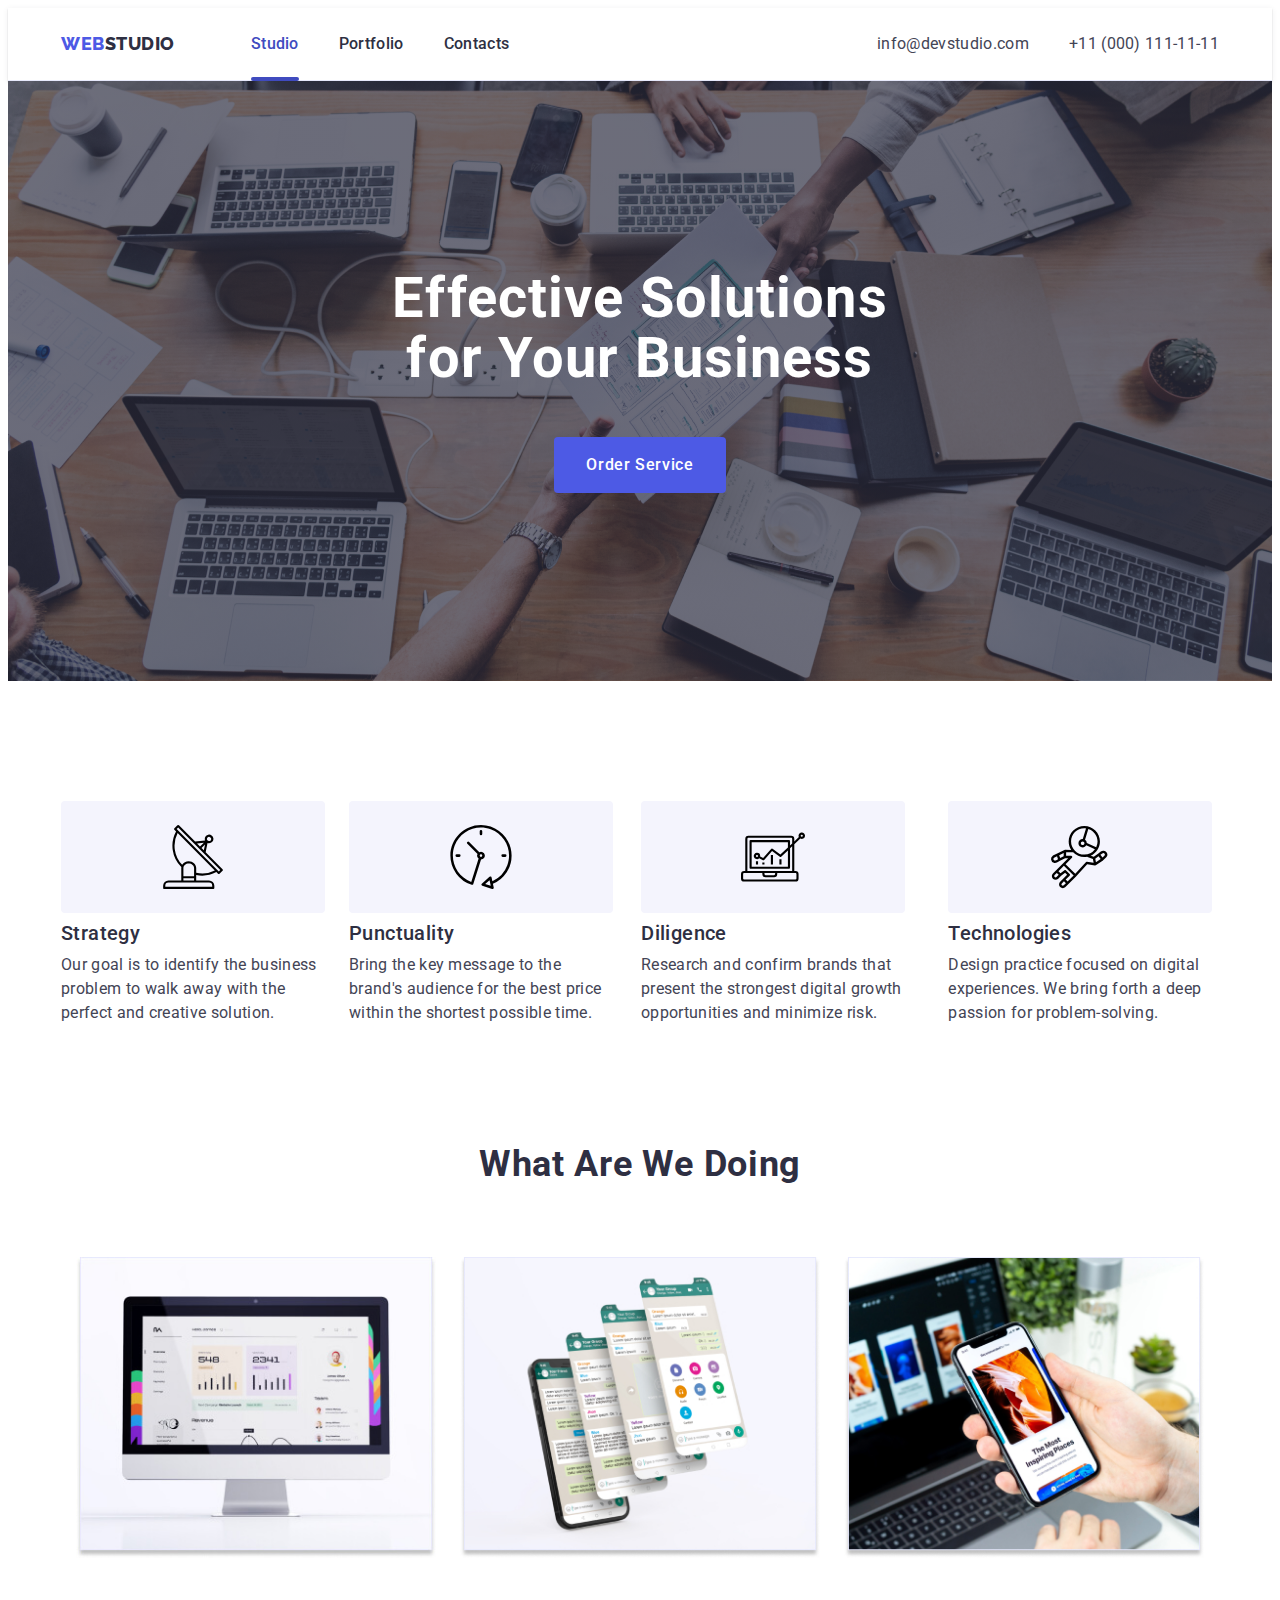
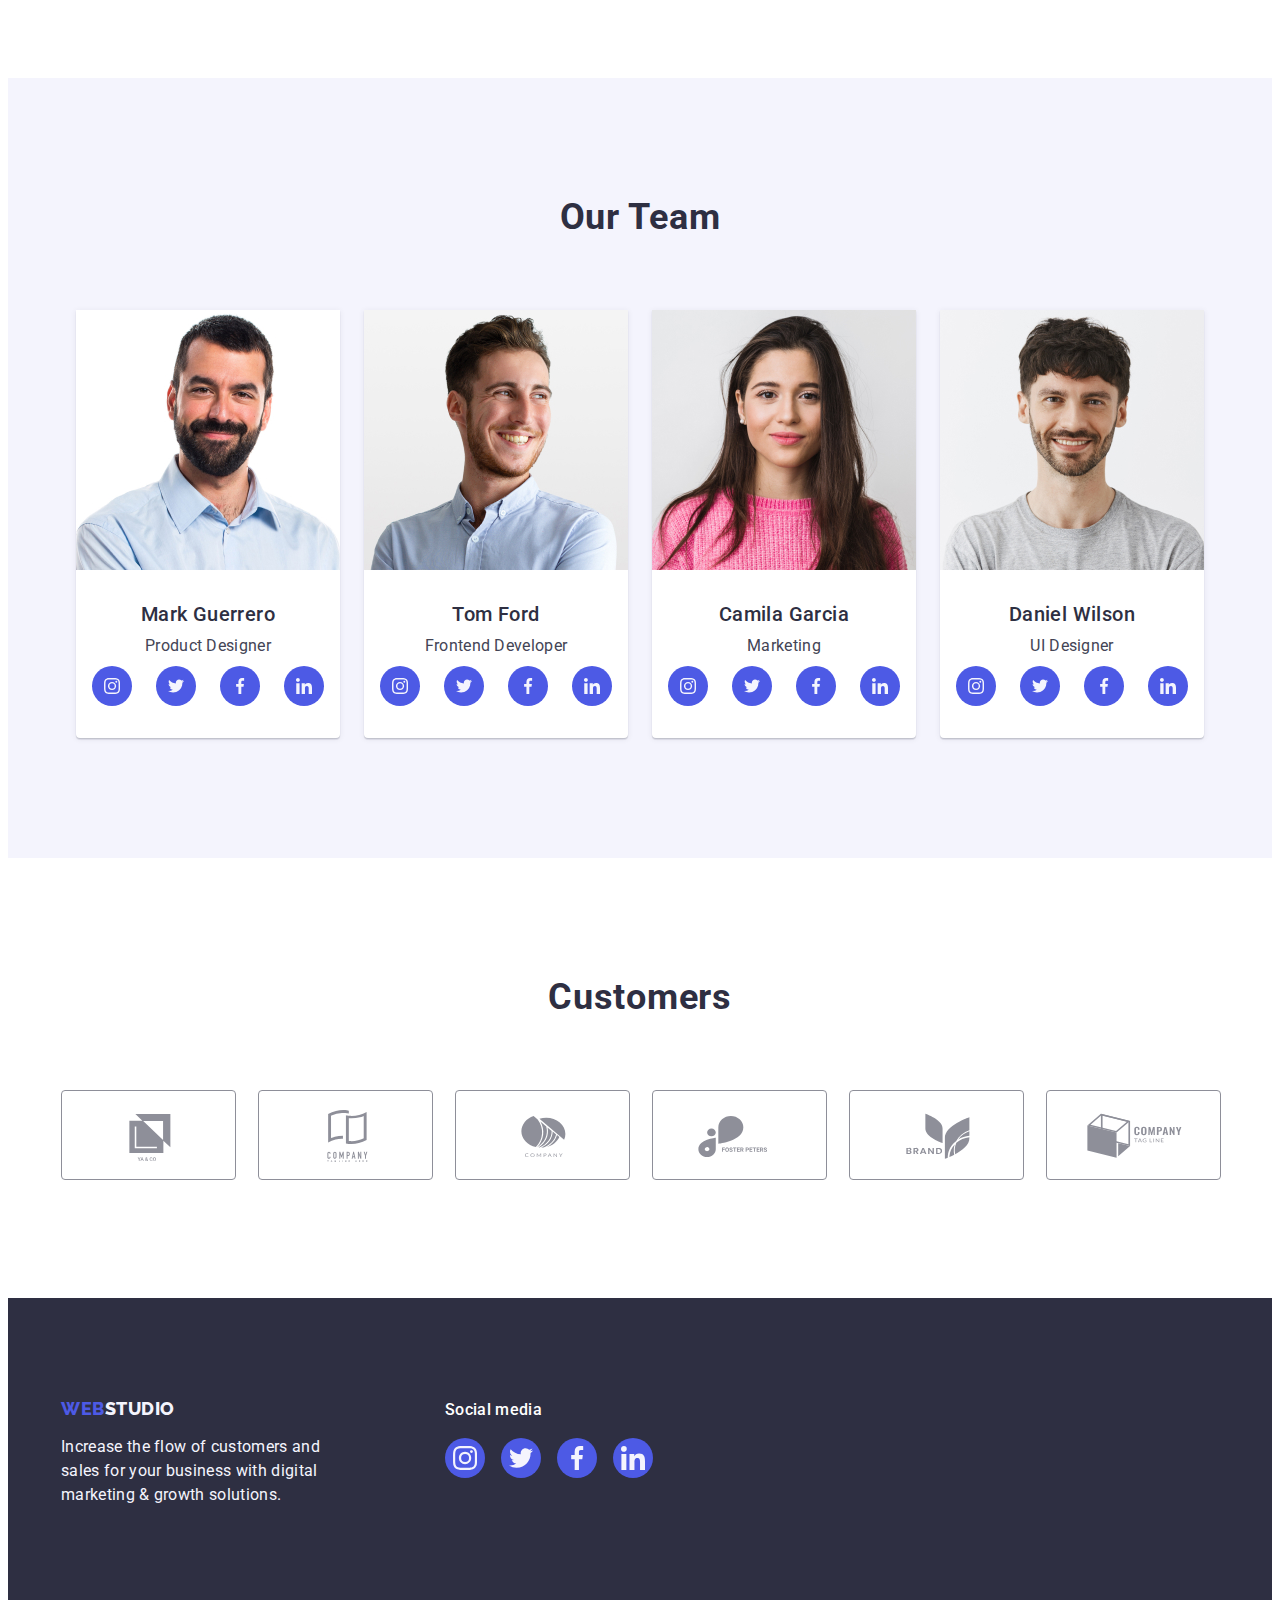
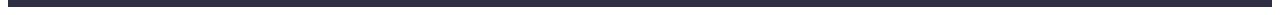
<file: index.html>
<!DOCTYPE html>

<html lang="en">
  <head>
    <meta charset="UTF-8" />
    <meta http-equiv="X-UA-Compatible" content="IE=edge" />
    <meta name="viewport" content="width=device-width, initial-scale=1.0" />
    <title>Webstudio</title>
    <link
      rel="stylesheet"
      href="https://cdnjs.cloudflare.com/ajax/libs/modern-normalize/1.1.0/modern-normalize.min.css"
      integrity="sha512-wpPYUAdjBVSE4KJnH1VR1HeZfpl1ub8YT/NKx4PuQ5NmX2tKuGu6U/JRp5y+Y8XG2tV+wKQpNHVUX03MfMFn9Q=="
      crossorigin="anonymous"
      referrerpolicy="no-referrer"
    />
    <link rel="preconnect" href="https://fonts.googleapis.com" />
    <link rel="preconnect" href="https://fonts.gstatic.com" crossorigin />
    <link
      href="https://fonts.googleapis.com/css2?family=Raleway:wght@800&family=Roboto:wght@400;500;700&display=swap"
      rel="stylesheet"
    />
    <link rel="stylesheet" href="./css/styles.css" />
  </head>
  <body>
    <header class="header">
      <div class="container header-container">
        <nav class="header-navigation">
          <a class="header-logo link" href="./index.html">
            Web <span class="logo-item">Studio</span></a
          >
          <ul class="header-list list">
            <li class="header-item">
              <a class="header-link link curent" href="./index.html">Studio</a>
            </li>
            <li class="header-item">
              <a class="header-link link" href="./portfolio.html">Portfolio</a>
            </li>
            <li class="header-item">
              <a class="header-link link" href="">Contacts</a>
            </li>
          </ul>
        </nav>
        <address class="header-address">
          <ul class="header-address-list list">
            <li>
              <a class="header-mail link" href="mailto:info@devstudio.com"
                >info@devstudio.com</a
              >
            </li>
            <li>
              <a class="header-mail link" href="tel:+110001111111"
                >+11 (000) 111-11-11</a
              >
            </li>
          </ul>
        </address>
      </div>
    </header>
    <main>
      <section class="hero">
        <div class="container">
          <h1 class="hero-main">Effective Solutions for Your Business</h1>
          <button class="hero-btn" data-modal-open type="button">Order Service</button>
        </div>
      </section>
      <section class="about section">
        <div class="container">
          <h2 class="about-name" hidden>features_</h2>
          <ul class="about-list list">
            <li class="about-item">
              <div class="about-page">
                <svg class="about-page-icon" width="64" height="64">
                  <use href="./images/icons.svg#icon-antenna"></use>
                </svg>
              </div>
              <h3 class="about-title">Strategy</h3>
              <p class="about-top-text top-text">
                Our goal is to identify the business problem to walk away with
                the perfect and creative solution.
              </p>
            </li>
            <li class="about-item">
              <div class="about-page">
                <svg class="about-page-icon" width="64" height="64">
                  <use href="./images/icons.svg#icon-clock"></use>
                </svg>
              </div>
              <h3 class="about-title">Punctuality</h3>
              <p class="about-top-text top-text">
                Bring the key message to the brand's audience for the best price
                within the shortest possible time.
              </p>
            </li>
            <li class="about-item">
              <div class="about-page">
                <svg class="about-page-icon" width="64" height="64">
                  <use href="./images/icons.svg#icon-diagram"></use>
                </svg>
              </div>
              <h3 class="about-title">Diligence</h3>
              <p class="about-top-text top-text">
                Research and confirm brands that present the strongest digital
                growth opportunities and minimize risk.
              </p>
            </li>
            <li class="about-item">
              <div class="about-page">
                <svg class="about-page-icon" width="64" height="64">
                  <use href="./images/icons.svg#icon-astronaut"></use>
                </svg>
              </div>
              <h3 class="about-title">Technologies</h3>
              <p class="about-top-text top-text">
                Design practice focused on digital experiences. We bring forth a
                deep passion for problem-solving.
              </p>
            </li>
          </ul>
        </div>
      </section>
      <section class="pictures-section">
        <div class="container">
          <h2 class="pictures-title">What are we doing</h2>
          <ul class="pictures-list list">
            <li class="pictures-item">
              <img src="./images/img1.jpg" alt="computer" width="360" />
            </li>
            <li class="pictures-item">
              <img src="./images/img2.jpg" alt="phone" width="360" />
            </li>
            <li class="pictures-item">
              <img
                src="./images/img3.jpg"
                alt="phone and computer"
                width="360"
              />
            </li>
          </ul>
        </div>
      </section>
      <section class="team section">
        <div class="container">
          <h2 class="team-title">Our Team</h2>
          <ul class="team-list list">
            <li class="team-item">
              <img src="./images/img.jpg" alt="Mark Guerrero" width="264" />
              <div class="team-description">
                <h3 class="team-top-text">Mark Guerrero</h3>
                <p class="team-text top-text">Product Designer</p>
                <ul class="team-soc-list list">
                  <li class="team-soc-item">
                    <a href="" class="team-soc-link link">
                      <svg class="team-soc-icon" width="16" height="16">
                        <use href="./images/icons.svg#icon-instagram"></use>
                      </svg>
                    </a>
                  </li>
                  <li class="team-soc-item">
                    <a href="" class="team-soc-link link">
                      <svg class="team-soc-icon" width="16" height="16">
                        <use href="./images/icons.svg#icon-twitter"></use>
                      </svg>
                    </a>
                  </li>
                  <li class="team-soc-item">
                    <a href="" class="team-soc-link link">
                      <svg class="team-soc-icon" width="16" height="16">
                        <use href="./images/icons.svg#icon-facebook"></use>
                      </svg>
                    </a>
                  </li>
                  <li class="team-soc-item">
                    <a href="" class="team-soc-link link">
                      <svg class="team-soc-icon" width="16" height="16">
                        <use href="./images/icons.svg#icon-linkedin"></use>
                      </svg>
                    </a>
                  </li>
                </ul>
              </div>
            </li>
            <li class="team-item">
              <img src="./images/img(1).jpg" alt="Tom Ford" width="264" />
              <div class="team-description">
                <h3 class="team-top-text">Tom Ford</h3>
                <p class="team-text top-text">Frontend Developer</p>
                <ul class="team-soc-list list">
                  <li class="team-soc-item">
                    <a href="" class="team-soc-link link">
                      <svg class="team-soc-icon" width="16" height="16">
                        <use href="./images/icons.svg#icon-instagram"></use>
                      </svg>
                    </a>
                  </li>
                  <li class="team-soc-item">
                    <a href="" class="team-soc-link link">
                      <svg class="team-soc-icon" width="16" height="16">
                        <use href="./images/icons.svg#icon-twitter"></use>
                      </svg>
                    </a>
                  </li>
                  <li class="team-soc-item">
                    <a href="" class="team-soc-link link">
                      <svg class="team-soc-icon" width="16" height="16">
                        <use href="./images/icons.svg#icon-facebook"></use>
                      </svg>
                    </a>
                  </li>
                  <li class="team-soc-item">
                    <a href="" class="team-soc-link link">
                      <svg class="team-soc-icon" width="16" height="16">
                        <use href="./images/icons.svg#icon-linkedin"></use>
                      </svg>
                    </a>
                  </li>
                </ul>
              </div>
            </li>
            <li class="team-item">
              <img src="./images/img(2).jpg" alt="Camila Garcia" width="264" />
              <div class="team-description">
                <h3 class="team-top-text">Camila Garcia</h3>
                <p class="team-text top-text">Marketing</p>
                <ul class="team-soc-list list">
                  <li class="team-soc-item">
                    <a href="" class="team-soc-link link">
                      <svg class="team-soc-icon" width="16" height="16">
                        <use href="./images/icons.svg#icon-instagram"></use>
                      </svg>
                    </a>
                  </li>
                  <li class="team-soc-item">
                    <a href="" class="team-soc-link link">
                      <svg class="team-soc-icon" width="16" height="16">
                        <use href="./images/icons.svg#icon-twitter"></use>
                      </svg>
                    </a>
                  </li>
                  <li class="team-soc-item">
                    <a href="" class="team-soc-link link">
                      <svg class="team-soc-icon" width="16" height="16">
                        <use href="./images/icons.svg#icon-facebook"></use>
                      </svg>
                    </a>
                  </li>
                  <li class="team-soc-item">
                    <a href="" class="team-soc-link link">
                      <svg class="team-soc-icon" width="16" height="16">
                        <use href="./images/icons.svg#icon-linkedin"></use>
                      </svg>
                    </a>
                  </li>
                </ul>
              </div>
            </li>
            <li class="team-item">
              <img src="./images/img(3).jpg" alt="Daniel Wilson" width="264" />
              <div class="team-description">
                <h3 class="team-top-text">Daniel Wilson</h3>
                <p class="team-text top-text">UI Designer</p>
                <ul class="team-soc-list list">
                  <li class="team-soc-item">
                    <a href="" class="team-soc-link link">
                      <svg class="team-soc-icon" width="16" height="16">
                        <use href="./images/icons.svg#icon-instagram"></use>
                      </svg>
                    </a>
                  </li>
                  <li class="team-soc-item">
                    <a href="" class="team-soc-link link">
                      <svg class="team-soc-icon" width="16" height="16">
                        <use href="./images/icons.svg#icon-twitter"></use>
                      </svg>
                    </a>
                  </li>
                  <li class="team-soc-item">
                    <a href="" class="team-soc-link link">
                      <svg class="team-soc-icon" width="16" height="16">
                        <use href="./images/icons.svg#icon-facebook"></use>
                      </svg>
                    </a>
                  </li>
                  <li class="team-soc-item">
                    <a href="" class="team-soc-link link">
                      <svg class="team-soc-icon" width="16" height="16">
                        <use href="./images/icons.svg#icon-linkedin"></use>
                      </svg>
                    </a>
                  </li>
                </ul>
              </div>
            </li>
          </ul>
        </div>
      </section>
      <section class="section">
        <div class="container">
          <h2 class="title-customers">Customers</h2>
          <ul class="list-icon-customers list">
            <li class="item-icon-customers">
              <a class="link-icon-customers link" href="">
                <svg class="svg-image-customers" width="104" height="56">
                  <use href="./images/icons.svg#icon-Logo"></use>
                </svg>
              </a>
            </li>
            <li class="item-icon-customers">
              <a class="link-icon-customers link" href="">
                <svg class="svg-image-customers" width="104" height="56">
                  <use href="./images/icons.svg#icon-Logo-1"></use>
                </svg>
              </a>
            </li>
            <li class="item-icon-customers">
              <a class="link-icon-customers link" href="">
                <svg class="svg-image-customers" width="104" height="56">
                  <use href="./images/icons.svg#icon-Logo-2"></use>
                </svg>
              </a>
            </li>
            <li class="item-icon-customers">
              <a class="link-icon-customers link" href="">
                <svg class="svg-image-customers" width="104" height="56">
                  <use href="./images/icons.svg#icon-Logo-3"></use>
                </svg>
              </a>
            </li>
            <li class="item-icon-customers">
              <a class="link-icon-customers link" href="">
                <svg class="svg-image-customers" width="104" height="56">
                  <use href="./images/icons.svg#icon-Logo-4"></use>
                </svg>
              </a>
            </li>
            <li class="item-icon-customers">
              <a class="link-icon-customers link" href="">
                <svg class="svg-image-customers" width="104" height="56">
                  <use href="./images/icons.svg#icon-Logo-5"></use>
                </svg>
              </a>
            </li>
          </ul>
        </div>
      </section>
    </main>
    <footer class="footer section section-footer">
      <div class="container container-item">
        <div class="footer-container">
          <a class="footer-logo link" href="./index.html"
            >Web <span class="footer-logo-item">Studio</span>
          </a>
          <p class="footer-text top-text">
            Increase the flow of customers and sales for your business with
            digital marketing & growth solutions.
          </p>
        </div>
        <div class="footer-soc">
          <p class="footer-title top-text">Social media</p>
          <ul class="footer-soc-list list">
            <li class="footer-soc-item">
              <a href="" class="footer-soc-link link">
                <svg class="team-soc-icon" width="24" height="24">
                  <use href="./images/icons.svg#icon-instagram"></use>
                </svg>
              </a>
            </li>
            <li class="footer-soc-item">
              <a href="" class="footer-soc-link link">
                <svg class="team-soc-icon" width="24" height="24">
                  <use href="./images/icons.svg#icon-twitter"></use>
                </svg>
              </a>
            </li>
            <li class="footer-soc-item">
              <a href="" class="footer-soc-link link">
                <svg class="team-soc-icon" width="24" height="24">
                  <use href="./images/icons.svg#icon-facebook"></use>
                </svg>
              </a>
            </li>
            <li class="footer-soc-item">
              <a href="" class="footer-soc-link link">
                <svg class="team-soc-icon" width="24" height="24">
                  <use href="./images/icons.svg#icon-linkedin"></use>
                </svg>
              </a>
            </li>
          </ul>
        </div>
      </div>
    </footer>
    <div class="backdrop is-hidden" data-modal>
      <div class="modal">
        <button class="btn-close-modal" data-modal-close type="button"> 
          <svg class="modal-icon" width="8" height="8">
            <use href="./images/icons.svg#icon-close"></use>
          </svg>
        </button>
      </div>
    </div>
    <script src="./js/modal.js"></script>
  </body>
</html>
</file>
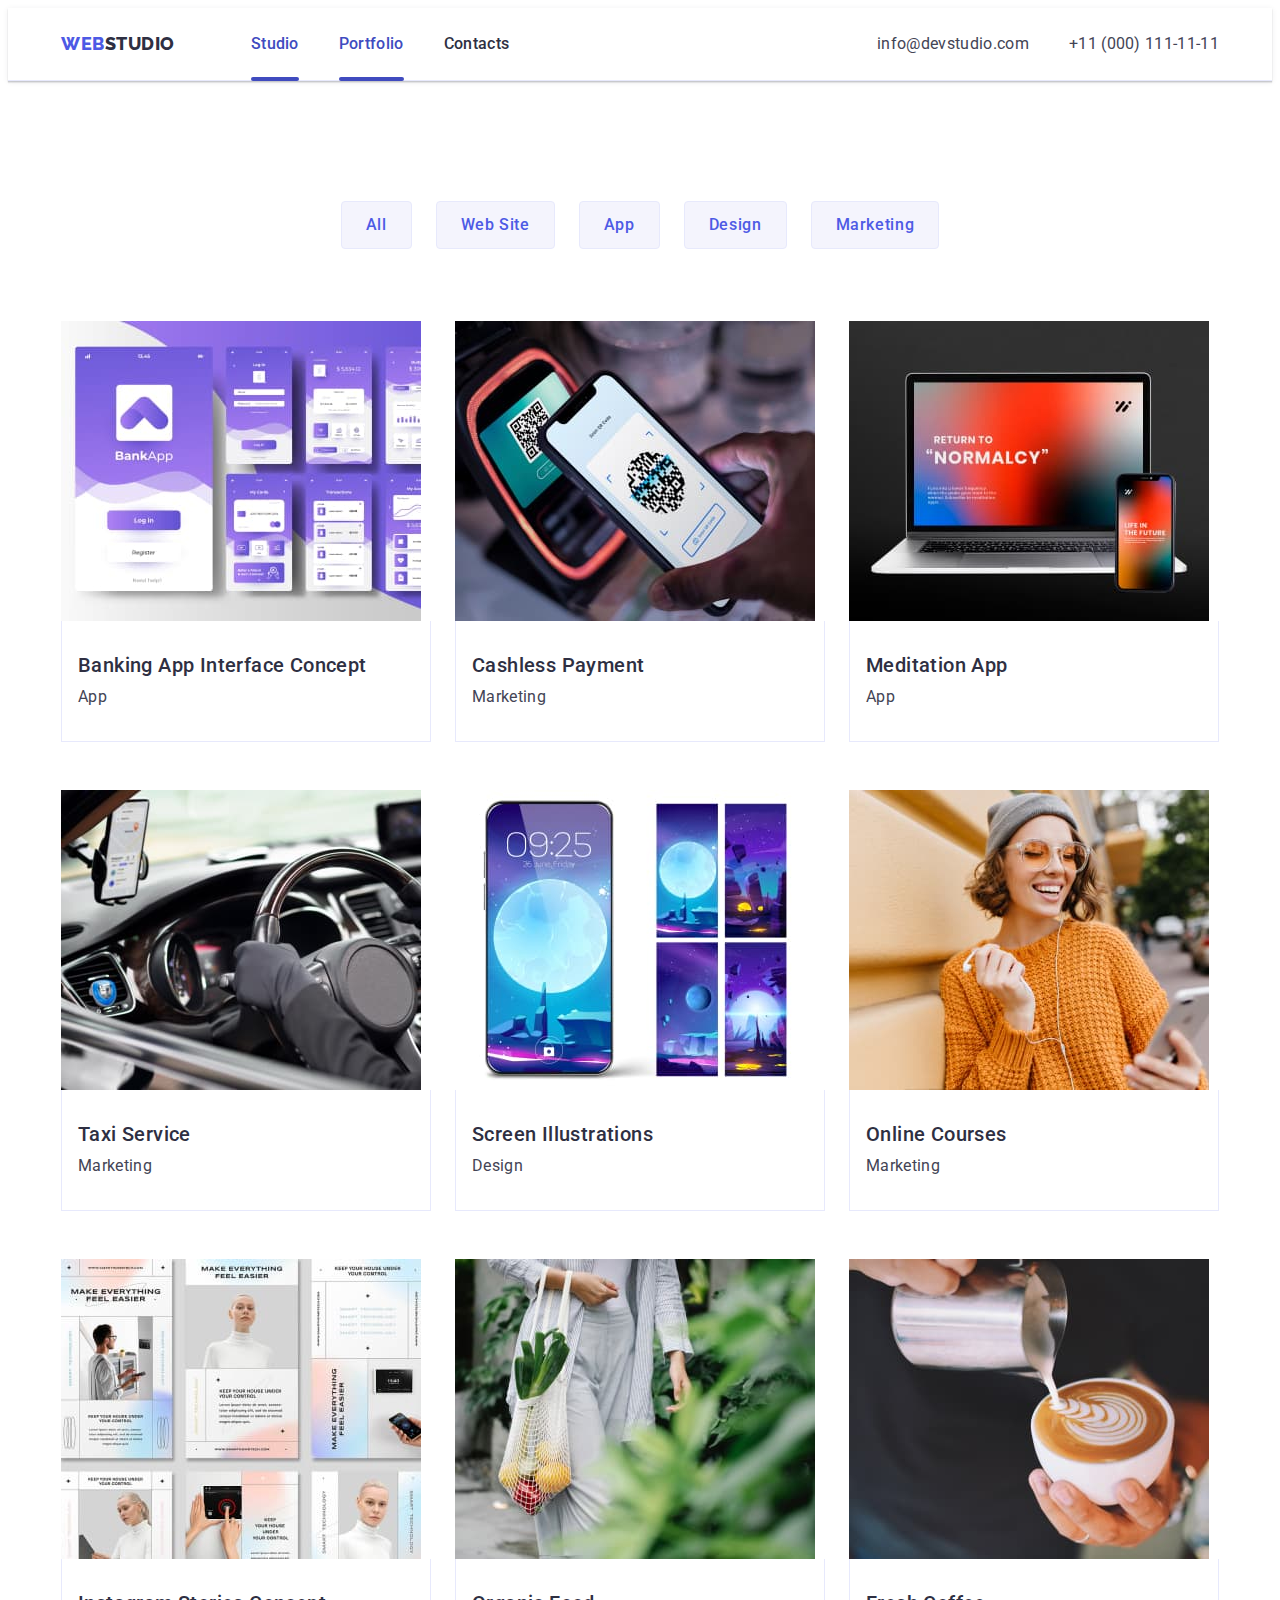
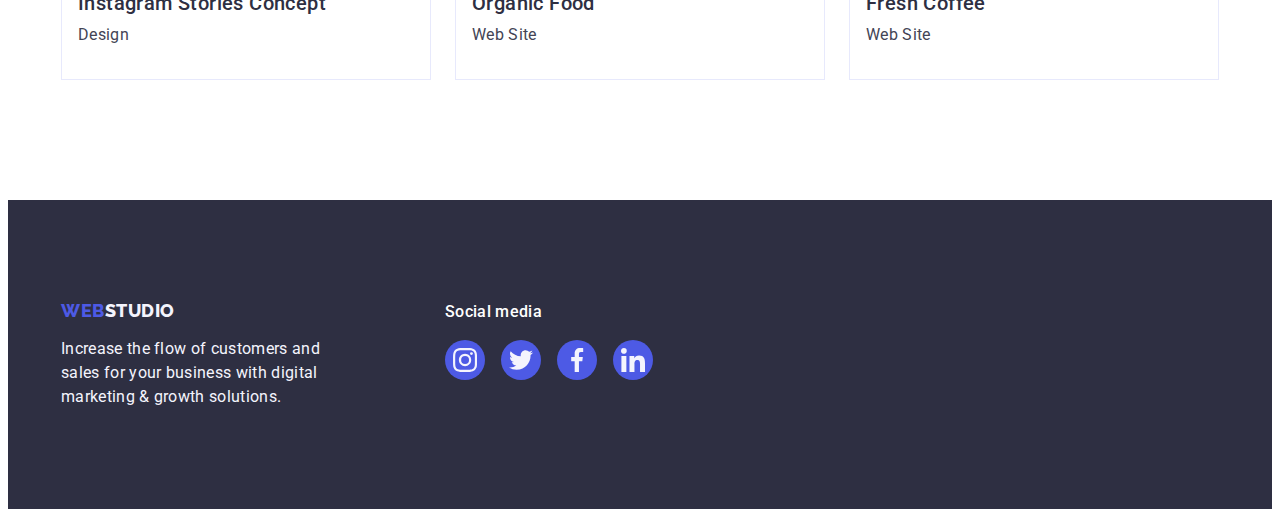
<file: portfolio.html>
<!DOCTYPE html>

<html lang="en">
  <head>
    <meta charset="UTF-8" />
    <meta http-equiv="X-UA-Compatible" content="IE=edge" />
    <meta name="viewport" content="width=device-width, initial-scale=1.0" />
    <title>Webstudio</title>
    <link
      rel="stylesheet"
      href="https://cdnjs.cloudflare.com/ajax/libs/modern-normalize/1.1.0/modern-normalize.min.css"
      integrity="sha512-wpPYUAdjBVSE4KJnH1VR1HeZfpl1ub8YT/NKx4PuQ5NmX2tKuGu6U/JRp5y+Y8XG2tV+wKQpNHVUX03MfMFn9Q=="
      crossorigin="anonymous"
      referrerpolicy="no-referrer"
    />
    <link rel="preconnect" href="https://fonts.googleapis.com" />
    <link rel="preconnect" href="https://fonts.gstatic.com" crossorigin />
    <link
      href="https://fonts.googleapis.com/css2?family=Raleway:wght@800&family=Roboto:wght@400;500;700&display=swap"
      rel="stylesheet"
    />
    <link rel="stylesheet" href="./css/styles.css" />
  </head>
  <body>
    <header class="header header-border">
      <div class="container header-container">
        <nav class="header-navigation">
          <a class="header-logo link" href="./index.html">
            Web <span class="logo-item">Studio</span></a
          >
          <ul class="header-list list">
            <li class="header-item">
              <a class="header-link link curent" href="./index.html">Studio</a>
            </li>
            <li class="header-item">
              <a class="header-link link curent" href="./portfolio.html">Portfolio</a>
            </li>
            <li class="header-item">
              <a class="header-link link" href="">Contacts</a>
            </li>
          </ul>
        </nav>
        <address class="header-address">
          <ul class="header-address-list list">
            <li>
              <a class="header-mail link" href="mailto:info@devstudio.com"
                >info@devstudio.com</a
              >
            </li>
            <li>
              <a class="header-mail link" href="tel:+110001111111"
                >+11 (000) 111-11-11</a
              >
            </li>
          </ul>
        </address>
      </div>
    </header>
    <main>
      <section class="work section">
        <div class="container">
          <h1 hidden>filter</h1>
          <ul class="buttons-list list">
            <li><button class="buttons-item" type="button">All</button></li>
            <li>
              <button class="buttons-item" type="button">Web Site</button>
            </li>
            <li><button class="buttons-item" type="button">App</button></li>
            <li><button class="buttons-item" type="button">Design</button></li>
            <li>
              <button class="buttons-item" type="button">Marketing</button>
            </li>
          </ul>
       <ul class="project-list list">
            <li class="project-item link">
              <a href="" class="project-link link">
                <div class="overlay-wrap">
                <img src="./images/portfolio/imgp1.jpg" alt="Banking App" width="360" />
                <p class="card-text">14 Stylish and User-Friendly App Design Concepts · Task Manager App · Calorie Tracker App · Exotic Fruit Ecommerce App · Cloud Storage App</p>
               </div>
                <div class="project-description">
                  <h2 class="project-title">Banking App Interface Concept</h2>
                  <p class="project-text">App</p>
                </div></a
              >
            </li>
            <li class="project-item link">
              <a href="" class="project-link link">
                <div class="overlay-wrap">
                <img src="./images/portfolio/imgp2.jpg" alt="Cashless Payment" width="360"/>
                <p class="card-text">14 Stylish and User-Friendly App Design Concepts · Task Manager App · Calorie Tracker App · Exotic Fruit Ecommerce App · Cloud Storage App</p>
              </div>
                <div class="project-description">
                  <h2 class="project-title">Cashless Payment</h2>
                  <p class="project-text">Marketing</p>
                </div></a
              >
            </li>
            <li class="project-item link">
              <a href="" class="project-link link">
                <div class="overlay-wrap">
            
                <img
                  src="./images/portfolio/imgp3.jpg"
                  alt="Meditation App"
                  width="360"
                />
                <p class="card-text">14 Stylish and User-Friendly App Design Concepts · Task Manager App · Calorie Tracker App · Exotic Fruit Ecommerce App · Cloud Storage App</p>
              </div>
                <div class="project-description">
                  <h2 class="project-title">Meditation App</h2>
                  <p class="project-text">App</p>
                </div></a
              >
            </li>
            <li class="project-item link">
              <a href="" class="project-link link">
                <div class="overlay-wrap">
                <img src="./images/portfolio/imgp4.jpg" alt="Taxi Service" width="360" />
                <p class="card-text">14 Stylish and User-Friendly App Design Concepts · Task Manager App · Calorie Tracker App · Exotic Fruit Ecommerce App · Cloud Storage App</p>
              </div>
                <div class="project-description">
                  <h2 class="project-title">Taxi Service</h2>
                  <p class="project-text">Marketing</p>
                </div></a
              >
            </li>
            <li class="project-item link">
              <a href="" class="project-link link">
                <div class="overlay-wrap">
                <img
                  src="./images/portfolio/imgp5.jpg"
                  alt="Screen Illustrations"
                  width="360"
                />
                <p class="card-text">14 Stylish and User-Friendly App Design Concepts · Task Manager App · Calorie Tracker App · Exotic Fruit Ecommerce App · Cloud Storage App</p>
              </div>
                <div class="project-description">
                  <h2 class="project-title">Screen Illustrations</h2>
                  <p class="project-text">Design</p>
                </div></a
              >
            </li>
            <li class="project-item link">
              <a href="" class="project-link link">
                <div class="overlay-wrap">
                <img
                  src="./images/portfolio/imgp6.jpg"
                  alt="Online Courses"
                  width="360"
                />
                <p class="card-text">14 Stylish and User-Friendly App Design Concepts · Task Manager App · Calorie Tracker App · Exotic Fruit Ecommerce App · Cloud Storage App</p>
                
              </div>
              <div class="project-description">
                  <h2 class="project-title">Online Courses</h2>
                  <p class="project-text">Marketing</p>
                </div></a
              >
            </li>
            <li class="project-item link">
              <a href="" class="project-link link">
                <div class="overlay-wrap">
                <img
                  src="./images/portfolio/imgp7.jpg"
                  alt="Instagram Stories Concept"
                  width="360"
                />
                <p class="card-text">14 Stylish and User-Friendly App Design Concepts · Task Manager App · Calorie Tracker App · Exotic Fruit Ecommerce App · Cloud Storage App</p>
              </div>
                <div class="project-description">
                  <h2 class="project-title">Instagram Stories Concept</h2>
                  <p class="project-text">Design</p>
                </div></a
              >
            </li>
            <li class="project-item link">
              <a href="" class="project-link link">
                <div class="overlay-wrap">
                <img src="./images/portfolio/imgp8.jpg" alt="Organic Food" width="360" />
                <p class="card-text">14 Stylish and User-Friendly App Design Concepts · Task Manager App · Calorie Tracker App · Exotic Fruit Ecommerce App · Cloud Storage App</p>
              </div>
                <div class="project-description">
                  <h2 class="project-title">Organic Food</h2>
                  <p class="project-text">Web Site</p>
                </div></a
              >
            </li>
            <li class="project-item link">
              <a href="" class="project-link link">
                <div class="overlay-wrap">
                <img src="./images/portfolio/imgp9.jpg" alt="Fresh Coffee" width="360" />
                <p class="card-text">14 Stylish and User-Friendly App Design Concepts · Task Manager App · Calorie Tracker App · Exotic Fruit Ecommerce App · Cloud Storage App</p>
              </div>
                <div class="project-description">

                  <h2 class="project-title">Fresh Coffee</h2>
                  <p class="project-text">Web Site</p>
                </div></a
              >
            </li>
          </ul>
        </div>
      </section>
    </main>
    <footer class="footer section section-footer">
      <div class="container container-item">
        <div class="footer-container">
          <a class="footer-logo link" href="./index.html"
            >Web <span class="footer-logo-item">Studio</span>
          </a>
          <p class="footer-text top-text">
            Increase the flow of customers and sales for your business with
            digital marketing & growth solutions.
          </p>
        </div>
        <div class="footer-soc">
          <p class="footer-title top-text">Social media</p>
          <ul class="footer-soc-list list">
            <li class="footer-soc-item">
              <a href="" class="footer-soc-link link">
                <svg class="team-soc-icon" width="24" height="24">
                  <use href="./images/icons.svg#icon-instagram"></use>
                </svg>
              </a>
            </li>
            <li class="footer-soc-item">
              <a href="" class="footer-soc-link link">
                <svg class="team-soc-icon" width="24" height="24">
                  <use href="./images/icons.svg#icon-twitter"></use>
                </svg>
              </a>
            </li>
            <li class="footer-soc-item">
              <a href="" class="footer-soc-link link">
                <svg class="team-soc-icon" width="24" height="24">
                  <use href="./images/icons.svg#icon-facebook"></use>
                </svg>
              </a>
            </li>
            <li class="footer-soc-item">
              <a href="" class="footer-soc-link link">
                <svg class="team-soc-icon" width="24" height="24">
                  <use href="./images/icons.svg#icon-linkedin"></use>
                </svg>
              </a>
            </li>
          </ul>
        </div>
      </div>
    </footer>
  </body>
</html>
</file>
<file: css/styles.css>
:root {
    --color-iris: #4d5ae5;
    --color-slate: #434455;
    --color-navy-blue: #2e2f42;
    --color-white: #ffffff;
    --bg-gradient: linear-gradient(rgba(46, 47, 66, 0.7),
            rgba(46, 47, 66, 0.7));
            --timing-function:250ms cubic-bezier(0.4, 0, 0.2, 1);
}


p,
h1,
h2,
h3,
h4,
h5,
h6 {
    margin: 0px;
}

ul {
    margin: 0px;
    padding-left: 0px;
}

.section {
    padding-top: 120px;
    padding-bottom: 120px;
}

img {
    display: block;
    max-width: 100%;


}

.container {
    max-width: 1158px;
    padding-left: 15px;
    padding-right: 15px;
    margin: 0 auto;
}

body {
    font-family: "Roboto", sans-serif;
    color: var(--color-slate);
    background-color: var(--color-white);


}

.top-text {
    font-weight: 400;
    font-size: 16px;
    line-height: 1.5;
    letter-spacing: 0.02em;

}

.list {
    list-style: none;
    display: flex;
}

.link {
    text-decoration: none;
}

/* HEADER */

.header-container {
    display: flex;
}

.header {
   
    border-bottom: 1px solid #E7E9FC;
    box-shadow: 0px 2px 1px rgba(46, 47, 66, 0.08), 0px 1px 1px rgba(46, 47, 66, 0.16), 0px 1px 6px rgba(46, 47, 66, 0.08);
}


.header-navigation {
    display: flex;
    align-items: center;
    margin-right: auto;
}

.header-logo {
    font-family: "Raleway", sans-serif;
    font-weight: 800;
    font-size: 18px;
    line-height: 1.17;
    display: flex;
    align-items: center;
    letter-spacing: 0.03em;
    text-transform: uppercase;
    color: var(--color-iris);
    text-decoration: none;
    margin-right: 76px;

}

.logo-item {
    font-weight: 800;
    font-size: 18px;
    line-height: 1.33;
    display: flex;
    align-items: center;
    letter-spacing: 0.03em;
    text-transform: uppercase;
    color: var(--color-navy-blue);
}
.header-link.curent {
    color: #404BBF;
    position: relative;
}
.curent::after {
    content:"" ;
    height: 4px;
left: 0;
position: absolute;
width: 100%;

bottom: -1px;

background: #404BBF;
border-radius: 2px;
}
.header-list {

    gap: 40px;
}

.header-item {
    text-decoration: none;

}

.header-link {
    font-weight: 500;
    font-size: 16px;
    line-height: 1.5;
    letter-spacing: 0.02em;
    color: #2e2f42;
    text-decoration: none;
    padding: 24px 0;
    display: block;
    transition: color var(--timing-function);

}

.header-link:hover,
.header-link:focus {
    color: #404bbf;
}

.header-address {
    font-style: normal;
    color: var(--color-slate);
    text-decoration: none;
    display: flex;

}

.header-address-list {
    justify-content: flex-end;
    gap: 40px;
}

.header-address {
    text-decoration: none;
}

.address-item {}

.header-mail {
    padding: 24px 0;
    display: block;
   font-weight: 400;
    font-size: 16px;
    line-height: 1.5;
    letter-spacing: 0.02em;
    color: var(--color-slate);
    text-decoration: none;
    transition: color var(--timing-function);
}

.header-mail:is(:hover, :focus) {
    color: #404bbf;
}

/* HERO */
.hero {
    background-color: var(--color-navy-blue);
    background-image: linear-gradient(rgba(46, 47, 66, 0.7), rgba(46, 47, 66, 0.7)), url(../images/people-office.jpg);
    background-repeat: no-repeat;
    background-position: center;
    background-size: cover;
    padding-top: 188px;
    padding-bottom: 188px;
    max-width: 1440px;
    margin: 0 auto;
  
}

.hero-main {
    font-weight: 700;
    font-size: 56px;
    line-height: 1.07;
    text-align: center;
    letter-spacing: 0.02em;
    color: var(--color-white);
    margin-bottom: 48px;
    width: 496px;
    margin-left: auto;
    margin-right: auto;

}

.hero-btn {
    background-color: #4D5AE5;
    font-family: inherit;
    font-weight: 500;
    font-size: 16px;
    line-height: 1.5;
    display: flex;
    flex-direction: row;
    align-items: center;
    padding: 16px 32px;
    gap: 10px;
    letter-spacing: 0.04em;
    color: var(--color-white);
    flex: none;
    order: 0;
    flex-grow: 0;
    cursor: pointer;
    border-radius: 4px;
    margin: 0 auto;
    margin-top: 48px;
    border: none;
    transition: background-color var(--timing-function);
}

.hero-btn:hover,
.hero-btn:focus {
    background-color: #404BBF;
}

/* ABOUT */
.about {}

.about-page {
    width: 264px;
    height: 112px;
    background: #F4F4FD;
    border-radius: 4px;
    display: flex;
    justify-content: center;
    align-items: center;
    margin-bottom: 8px;
}

.about-page-icon {}

.about-list {
    display: flex;
    justify-content: center;
    gap: 24px;
}

.about-item {}

.about-title {
    font-weight: 500;
    font-size: 20px;
    line-height: 1.2;
    letter-spacing: 0.02em;
    color: var(--color-navy-blue);
    margin-bottom: 8px;

}

.about-top-text {
    color: var(--color-slate);
}

/* PICTURES */
.pictures {}

.pictures-title {
    font-weight: 700;
    font-size: 36px;
    line-height: 1.11;
    text-align: center;
    letter-spacing: 0.02em;
    text-transform: capitalize;
    color: var(--color-navy-blue);
    margin-bottom: 72px;

}

.pictures-list {
    display: flex;
    justify-content: center;
    gap: 24px;
}

.pictures-item {}

.pictures-section {
    padding-top: none;
    padding-bottom: 120px;
}


/* TEAM */
.team {
    background-color: #F4F4FD;

}

.team-title {
    font-weight: 700;
    font-size: 36px;
    line-height: 1.11;
    text-align: center;
    letter-spacing: 0.02em;
    text-transform: capitalize;
    color: var(--color-navy-blue);
    margin-bottom: 72px;

}

.team-list {
    display: flex;
    justify-content: center;
    gap: 24px;
}

.team-item {
    background-color: #FFFFFF;
    gap: 32px;
    box-shadow: 0px 1px 6px rgba(46, 47, 66, 0.08), 0px 1px 1px rgba(46, 47, 66, 0.16), 0px 2px 1px rgba(46, 47, 66, 0.08);
    border-radius: 0px 0px 4px 4px;
}

.team-top-text {
    font-weight: 500;
    font-size: 20px;
    line-height: 1.2;
    text-align: center;
    letter-spacing: 0.02em;
    color: var(--color-navy-blue);
}

.team-text {
    color: var(--color-slate);
    
}

.team-description {
    gap: 8px;
    display: flex;
    flex-direction: column;
    justify-content: center;
    align-items: center;
    padding: 32px 0;
    margin: 0 auto;

}

.team-soc-list {
    display: flex;
    justify-content: center;
    gap: 24px;
}

.team-soc-item {
    width: 40px;
    height: 40px;

}

.team-soc-link {
    width: 100%;
    height: 100%;
    border-radius: 50%;
    background-color: #4D5AE5;
    display: flex;
    align-items: center;
    justify-content: center;
transition: background-color var(--timing-function);
}

.team-soc-link:hover, 
.team-soc-link:focus {
    background-color: #404BBF;
}

.team-soc-icon {
    fill: #F4F4FD;
}

/* CUSTOMERS */

.title-customers {
    font-weight: 700;
    font-size: 36px;
    line-height: 1.1;
    text-align: center;
    letter-spacing: 0.02em;
    text-transform: capitalize;
    color: var(--color-navy-blue);
    margin-bottom: 72px;

}

.list-icon-customers {
    display: flex;
    justify-content: center;
    gap: 24px;
}

.item-icon-customers {
    
    width: calc((100% - 120px) / 6);
    height: 88px;
    
}

.link-icon-customers:hover,
.link-icon-customers:focus {
    border-color: #404BBF;
    color: #404BBF;
}

.link-icon-customers {
    width: 100%;
    height: 100%;
    color: #8E8F99;
    display: flex;
    justify-content: center;
    align-items: center;
    border: 1px solid #8E8F99;
    border-radius: 4px;
transition: border-color var(--timing-function), color var(--timing-function);
}



.svg-image-customers {
    fill: currentColor;
}

/* FOOTER */
.footer {
    background-color: var(--color-navy-blue);
    padding-top: 100px;
    padding-bottom: 100px;
}

.container-item {
    display: flex;
    align-items: baseline;
}

.footer-logo {
    font-family: "Raleway", sans-serif;
    font-weight: 800;
    font-size: 18px;
    line-height: 1.17;
    display: flex;
    align-items: center;
    letter-spacing: 0.03em;
    text-transform: uppercase;
    color: var(--color-iris);
    text-decoration: none;
    margin-bottom: 16px;
}

.footer-logo-item {
    color: #f4f4fd
}

.footer-text {
    color: #F4F4FD;
    width: 264px;
    height: 72px;
}

.footer-container {
    margin-right: 120px;
}

.section-footer {
    padding-top: 100px;
    padding-bottom: 100px;

}

.footer-title {
    color: #FFFFFF;
    margin-bottom: 16px;
    font-weight: 500;
}

.footer-soc {}

.footer-soc-list {
    display: flex;
    padding: 0px;
    gap: 16px;

}

.footer-soc-item {
    width: 40px;
    height: 40px;
}

.footer-soc-link {
    width: 100%;
    height: 100%;
    border-radius: 50%;
    background-color: #4d5ae5;
    display: flex;
    align-items: center;
    justify-content: center;
transition: background-color var(--timing-function);
}

.footer-soc-link:hover,
.footer-soc-link:focus {
    background-color: #31D0AA;
}


/* Portfolio */
.button {}

.buttons-list {
    list-style: none;
    display: flex;
    justify-content: center;
    gap: 24px;
    margin-bottom: 72px;

}

.buttons-item {
    font-family: "Roboto", sans-serif;
    font-weight: 500;
    font-size: 16px;
    line-height: 1.5;
    display: flex;
    align-items: center;
    text-align: center;
    letter-spacing: 0.04em;
    color: var(--color-iris);
    cursor: pointer;
    background-color: #F4F4FD;
    height: 48px;
    min-width: 70px;
    padding: 12px 24px;
    border: 1px solid #E7E9FC;
    border-radius: 4px;
    transition: box-shadow var(--timing-function), border-color var(--timing-function), color var(--timing-function), background-color var(--timing-function); 

}

.buttons-item:hover,
.buttons-item:focus {
    box-shadow: 0px 3px 1px rgba(0, 0, 0, 0.1),
        0px 2px 1px rgba(0, 0, 0, 0.08),
        0px 2px 2px rgba(0, 0, 0, 0.12);
    border-color: transparent;
    color: var(--color-white);
    background-color: #404bbf;
}



/* Project */
.project {}

.project-list {
    display: flex;
    flex-wrap: wrap;
    gap: 48px 24px;

}

.project-item {
    flex-basis: calc((100% - 48px) / 3);
}

.project-link:hover,
.project-link:focus {
    box-shadow: 0px 1px 6px rgba(46, 47, 66, 0.08), 0px 1px 1px rgba(46, 47, 66, 0.16), 0px 2px 1px rgba(46, 47, 66, 0.08);
}

.project-link {
    display: block;
    max-width: 100%;
    height: auto;
    transition: box-shadow var(--timing-function);
}

.project-title {
    font-weight: 500;
    font-size: 20px;
    line-height: 1.2;
    letter-spacing: 0.02em;
    color: var(--color-navy-blue);
    margin-bottom: 8px;
}

.project-text {
    font-weight: 400;
    font-size: 16px;
    line-height: 1.5;
    letter-spacing: 0.02em;
    color: var(--color-slate);
}

.project-description {
    padding: 32px 16px;
    border: 1px solid #E7E9FC;
    border-top: none;
    cursor: pointer;

}
.overlay-wrap {
    position: relative;
    overflow: hidden;
}
.card-text {
    position: absolute;
    top: 0;
    height: 100%;
    transform: translateY(100%);
    font-size: 16px;
line-height: 1.5;
letter-spacing: 0.02em;
color: #F4F4FD;
background-color: #4D5AE5;
padding: 40px 32px;
transition: transform var(--timing-function);

}
.project-link:hover .card-text,
.project-link:focus .card-text {
    transform: translateY(0%);
}
.modal {
    width: 408px;
    min-height:576px;
    background: #FCFCFC;
    box-shadow: 0px 1px 1px rgba(0, 0, 0, 0.14), 0px 1px 3px rgba(0, 0, 0, 0.12), 0px 2px 1px rgba(0, 0, 0, 0.2);
    border-radius: 4px;
    position: absolute;
    top: 50%;
    left: 50%;
    transform: translate(-50%, -50%) scale(1);
    transition: transform var(--timing-function);
}
.btn-close-modal {position:absolute; 
    cursor: pointer;
    background: #E7E9FC;
border: 1px solid rgba(0, 0, 0, 0.1);
border-radius: 50%;
width: 24px;
height: 24px;
padding: 0;
display: flex;
justify-content: center;
align-items: center;
right: 24px;
top: 24px;
transition:background-color var(--timing-function), border var(--timing-function) ;


}
.btn-close-modal:hover,
.btn-close-modal:focus {
    background-color: #404BBF;
    border: none;
   
}
.btn-close-modal:hover .modal-icon,
.btn-close-modal:focus .modal-icon {
    fill:  #FFFFFF;
}
.modal-icon {
    transition: fill var(--timing-function);
}

.backdrop {
background-color: rgba(46, 47, 66, 0.4);
position: fixed;
top: 0;
left: 0;
width:100%;
height:100%;
transition:opacity var(--timing-function), visibility var(--timing-function) ;
}
.is-hidden {
    opacity: 0;
    visibility: hidden;
    pointer-events: none;


}
</file>
